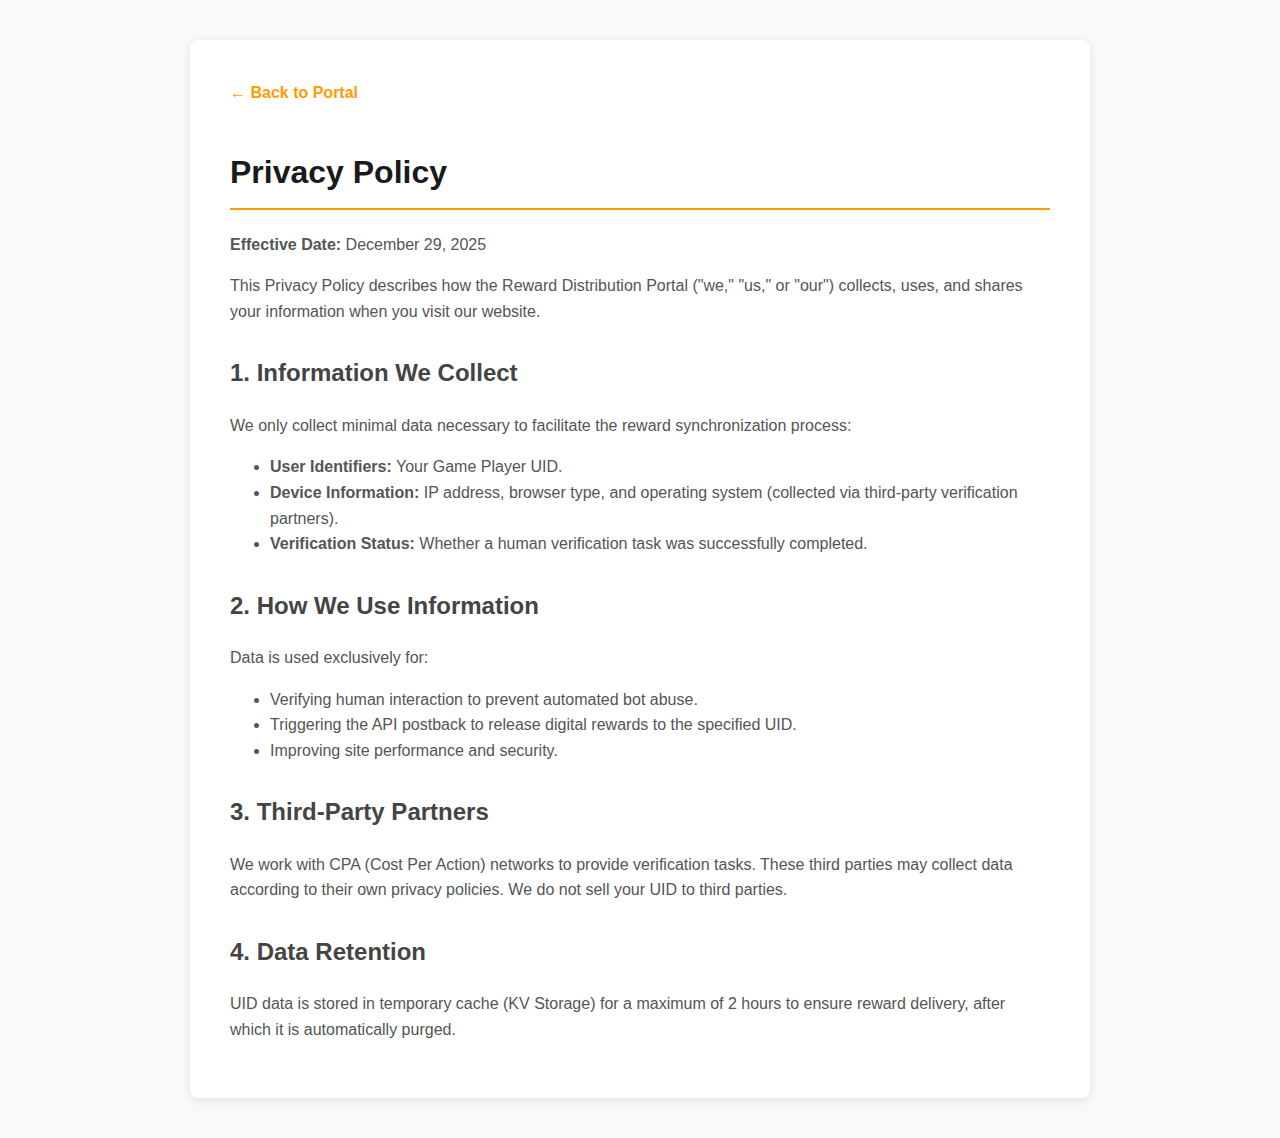
<file: legal/privacy.html>
<!DOCTYPE html>
<html lang="en">
<head>
    <meta charset="UTF-8">
    <meta name="viewport" content="width=device-width, initial-scale=1.0">
    <title>Privacy Policy | Reward Distribution Portal</title>
    <style>
        body { font-family: 'Segoe UI', Tahoma, Geneva, Verdana, sans-serif; line-height: 1.6; color: #333; max-width: 900px; margin: 0 auto; padding: 40px; background: #f9f9f9; }
        .container { background: white; padding: 40px; border-radius: 8px; box-shadow: 0 2px 10px rgba(0,0,0,0.1); }
        h1 { color: #1a1a1a; border-bottom: 2px solid #ff9d00; padding-bottom: 10px; }
        h2 { color: #444; margin-top: 30px; }
        p, li { color: #555; }
        .back-home { display: inline-block; margin-bottom: 20px; text-decoration: none; color: #ff9d00; font-weight: bold; }
    </style>
</head>
<body>
    <div class="container">
        <a href="/" class="back-home">← Back to Portal</a>
        <h1>Privacy Policy</h1>
        <p><strong>Effective Date:</strong> December 29, 2025</p>
        
        <p>This Privacy Policy describes how the Reward Distribution Portal ("we," "us," or "our") collects, uses, and shares your information when you visit our website.</p>

        <h2>1. Information We Collect</h2>
        <p>We only collect minimal data necessary to facilitate the reward synchronization process:</p>
        <ul>
            <li><strong>User Identifiers:</strong> Your Game Player UID.</li>
            <li><strong>Device Information:</strong> IP address, browser type, and operating system (collected via third-party verification partners).</li>
            <li><strong>Verification Status:</strong> Whether a human verification task was successfully completed.</li>
        </ul>

        <h2>2. How We Use Information</h2>
        <p>Data is used exclusively for:</p>
        <ul>
            <li>Verifying human interaction to prevent automated bot abuse.</li>
            <li>Triggering the API postback to release digital rewards to the specified UID.</li>
            <li>Improving site performance and security.</li>
        </ul>

        <h2>3. Third-Party Partners</h2>
        <p>We work with CPA (Cost Per Action) networks to provide verification tasks. These third parties may collect data according to their own privacy policies. We do not sell your UID to third parties.</p>

        <h2>4. Data Retention</h2>
        <p>UID data is stored in temporary cache (KV Storage) for a maximum of 2 hours to ensure reward delivery, after which it is automatically purged.</p>
    </div>
</body>
</html>
</file>
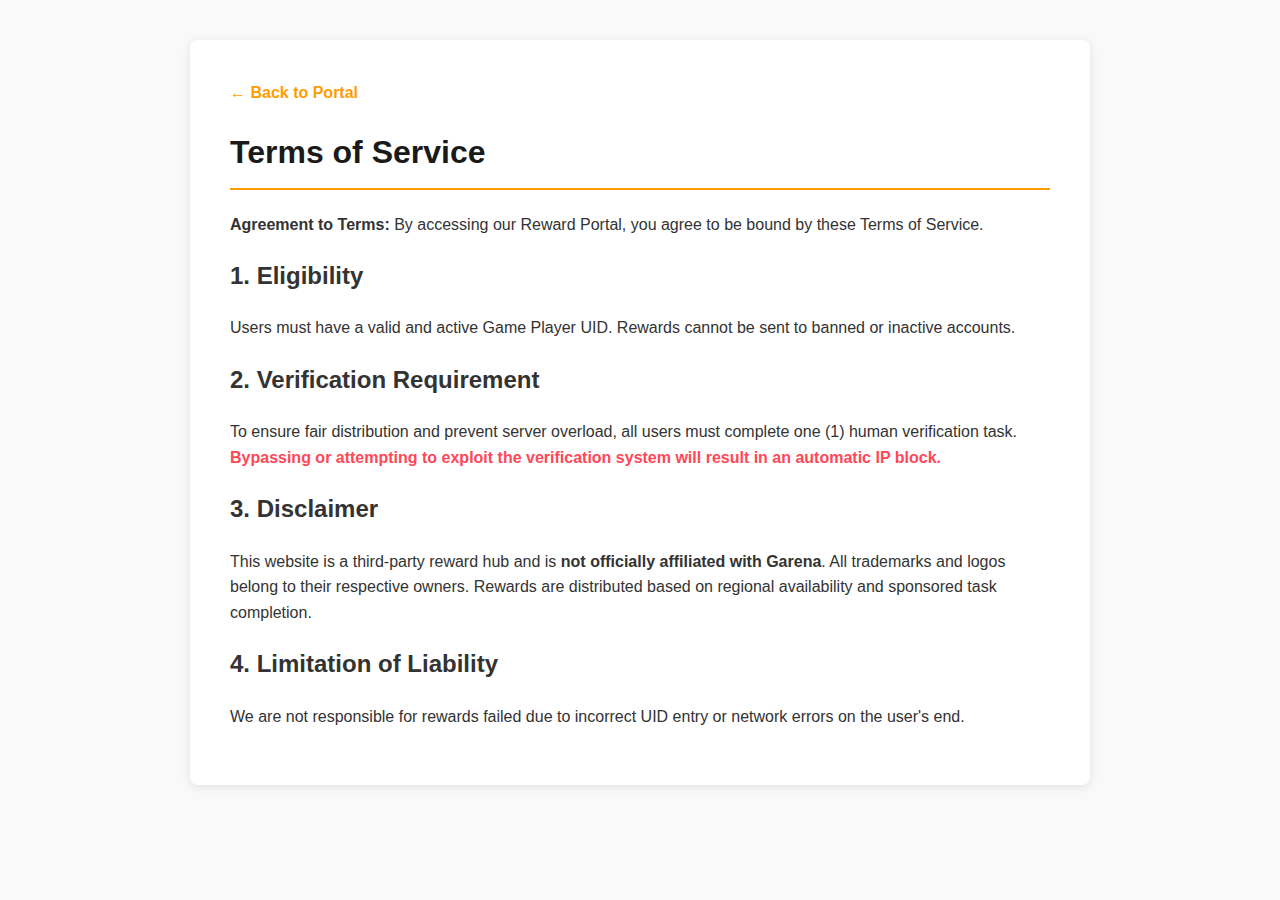
<file: legal/terms.html>
<!DOCTYPE html>
<html lang="en">
<head>
    <meta charset="UTF-8">
    <meta name="viewport" content="width=device-width, initial-scale=1.0">
    <title>Terms of Service | Reward Distribution Portal</title>
    <style>
        body { font-family: 'Segoe UI', sans-serif; line-height: 1.6; color: #333; max-width: 900px; margin: 0 auto; padding: 40px; background: #f9f9f9; }
        .container { background: white; padding: 40px; border-radius: 8px; box-shadow: 0 2px 10px rgba(0,0,0,0.1); }
        h1 { color: #1a1a1a; border-bottom: 2px solid #ff9d00; padding-bottom: 10px; }
        .highlight { color: #ff4757; font-weight: bold; }
    </style>
</head>
<body>
    <div class="container">
        <a href="/" style="text-decoration:none; color:#ff9d00; font-weight:bold;">← Back to Portal</a>
        <h1>Terms of Service</h1>
        <p><strong>Agreement to Terms:</strong> By accessing our Reward Portal, you agree to be bound by these Terms of Service.</p>

        <h2>1. Eligibility</h2>
        <p>Users must have a valid and active Game Player UID. Rewards cannot be sent to banned or inactive accounts.</p>

        <h2>2. Verification Requirement</h2>
        <p>To ensure fair distribution and prevent server overload, all users must complete one (1) human verification task. <span class="highlight">Bypassing or attempting to exploit the verification system will result in an automatic IP block.</span></p>

        <h2>3. Disclaimer</h2>
        <p>This website is a third-party reward hub and is <strong>not officially affiliated with Garena</strong>. All trademarks and logos belong to their respective owners. Rewards are distributed based on regional availability and sponsored task completion.</p>

        <h2>4. Limitation of Liability</h2>
        <p>We are not responsible for rewards failed due to incorrect UID entry or network errors on the user's end.</p>
    </div>
</body>
</html>
</file>
